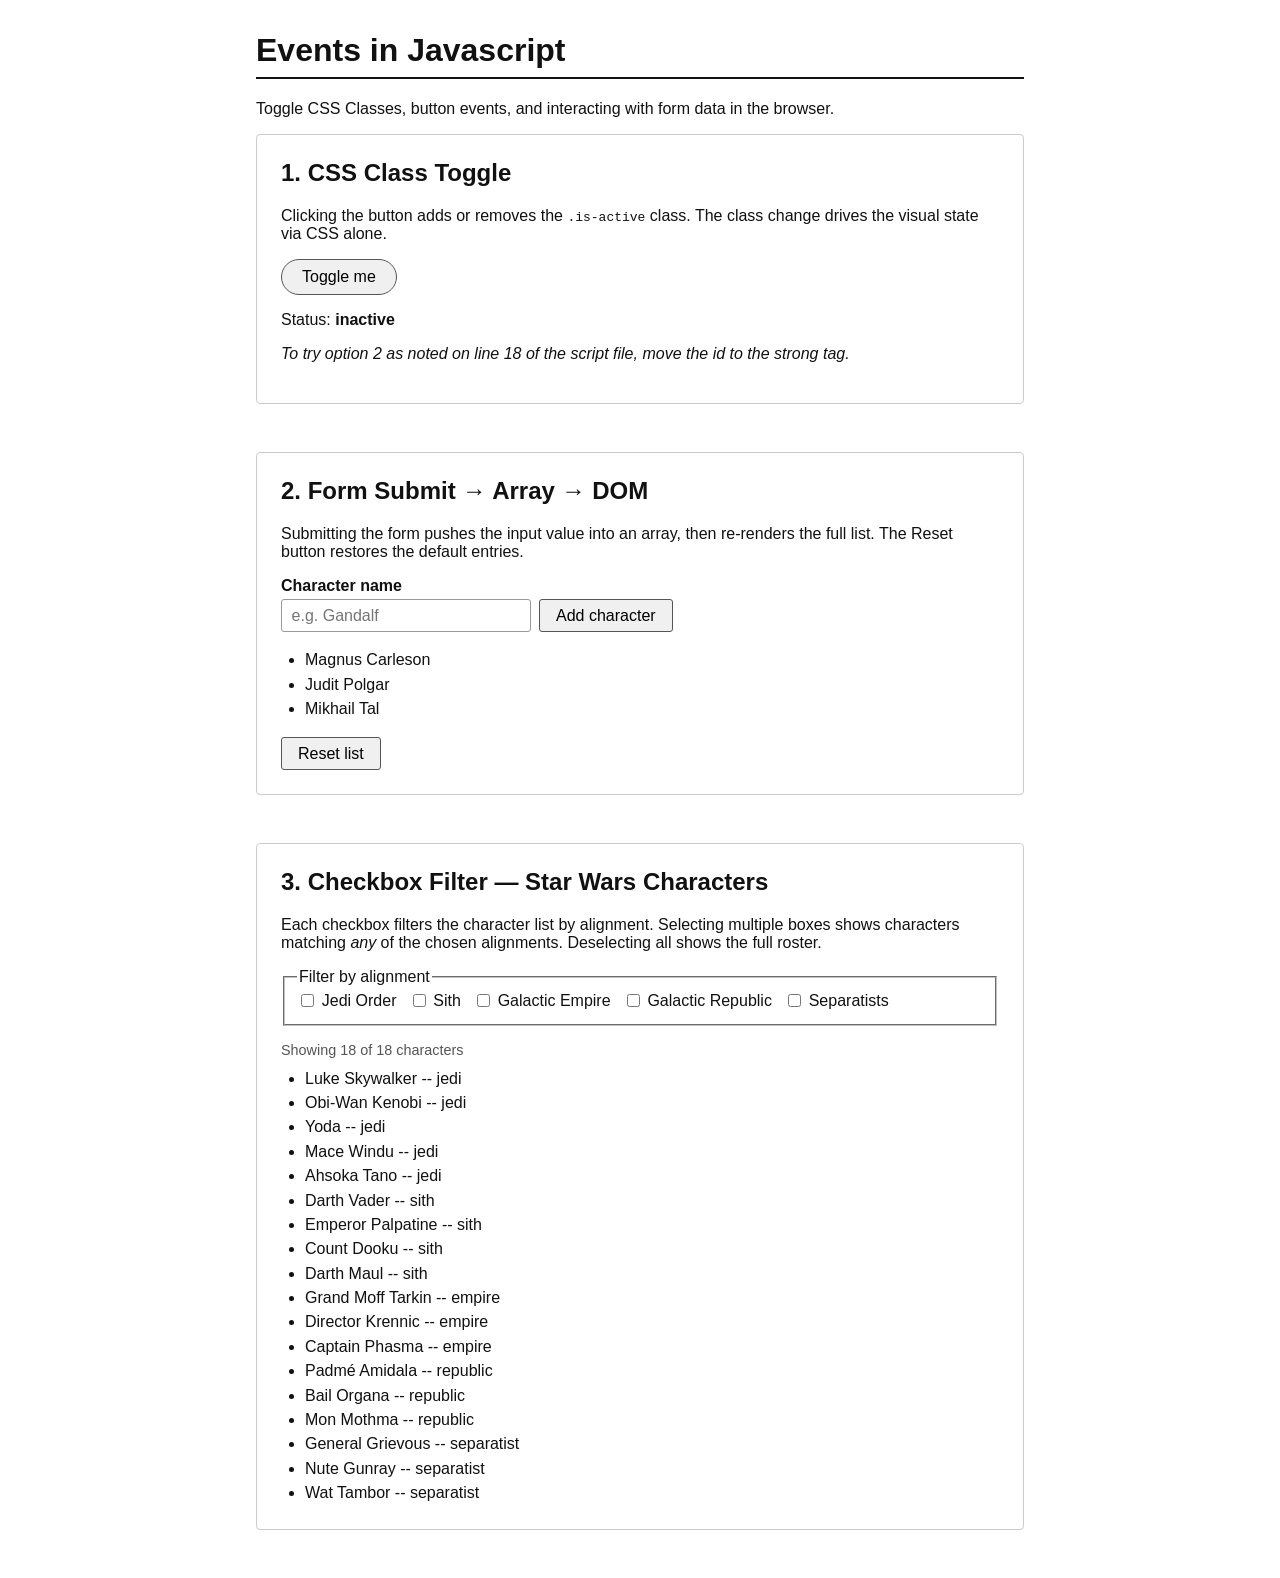
<file: index.html>
<!DOCTYPE html>
<html lang="en">

<head>
  <meta charset="UTF-8">
  <meta name="viewport" content="width=device-width, initial-scale=1.0">
  <title>JS Events</title>
  <link rel="stylesheet" href="./style.css">
  <script src="./script.js" defer></script>
</head>

<body>
  <main>
    <header>
      <h1>Events in Javascript</h1>
      <p>Toggle CSS Classes, button events, and interacting with form data in the browser.</p>
    </header>
    <section id="section-toggle">
      <h2>1. CSS Class Toggle</h2>
      <p>
        Clicking the button adds or removes the <code>.is-active</code> class.
        The class change drives the visual state via CSS alone.
      </p>
      <!-- TODO: Update to have standard class for styles -->
      <button id="toggle-btn" type="button">Toggle me</button>
      <p id="toggle-status">Status: <strong>inactive</strong></p>
      <p><em>To try option 2 as noted on line 18 of the script file, move the id to the strong tag.</em></p>
    </section>

    <section id="section-form">
      <h2>2. Form Submit → Array → DOM</h2>
      <p>
        Submitting the form pushes the input value into an array, then
        re-renders the full list. The Reset button restores the default entries.
      </p>

      <form id="character-form" novalidate>
        <div class="field">
          <label for="character-input">Character name</label>
          <input type="text" id="character-input" name="characterName" placeholder="e.g. Gandalf" required
            autocomplete="off" />
        </div>
        <button type="submit">Add character</button>
      </form>

      <ul id="character-list" aria-label="Character list" aria-live="polite">
        <!-- Rendered by JS -->
      </ul>

      <button id="reset-btn" type="button">Reset list</button>
    </section>
    <section id="section-filter">
      <h2>3. Checkbox Filter — Star Wars Characters</h2>
      <p>
        Each checkbox filters the character list by alignment. Selecting
        multiple boxes shows characters matching <em>any</em> of the chosen
        alignments. Deselecting all shows the full roster.
      </p>

      <fieldset id="filter-controls">
        <legend>Filter by alignment</legend>

        <label for="jedi">
          <input type="checkbox" name="alignment" value="jedi" id="jedi" />
          Jedi Order
        </label>
        <label for="sith">
          <input type="checkbox" name="alignment" value="sith" id="sith" />
          Sith
        </label>
        <label for="empire">
          <input type="checkbox" name="alignment" value="empire" id="empire" />
          Galactic Empire
        </label>
        <label for="republic">
          <input type="checkbox" name="alignment" value="republic" id="republic" />
          Galactic Republic
        </label>
        <label for="separatist">
          <input type="checkbox" name="alignment" value="separatist" id="separatist" />
          Separatists
        </label>
      </fieldset>

      <p id="result-count"></p>
      <ul id="sw-character-list" aria-label="Star Wars character list" aria-live="polite">
        <!-- Rendered by JS -->
      </ul>
    </section>
  </main>
</body>

</html>
</file>
<file: style.css>
*,
*::before,
*::after {
  box-sizing: border-box;
}

body {
  font-family: sans-serif;
  max-width: 800px;
  margin: 2rem auto;
  padding: 0 1rem;
  color: #111;
}

h1 {
  border-bottom: 2px solid #111;
  padding-bottom: 0.5rem;
}

section {
  margin-bottom: 3rem;
  padding: 1.5rem;
  border: 1px solid #ccc;
  border-radius: 4px;
}

h2 {
  margin-top: 0;
}

label {
  display: block;
  margin-bottom: 0.25rem;
  font-weight: bold;
}

input[type="text"] {
  padding: 0.4rem 0.6rem;
  font-size: 1rem;
  border: 1px solid #999;
  border-radius: 3px;
  width: 250px;
}

button {
  padding: 0.4rem 1rem;
  font-size: 1rem;
  cursor: pointer;
  border: 1px solid #555;
  border-radius: 3px;
  background: #f0f0f0;
}

button:hover {
  background: #ddd;
}

/* ── Section 1: Toggle ────────────────────── */

/* TODO: Create class for all btns, standardize the toggle button size specifically */
#toggle-btn {
  padding: 0.5rem 1.25rem;
  font-size: 1rem;
  border-radius: 20px;
  transition:
    background 0.2s,
    color 0.2s;
}

#toggle-btn.is-active {
  background: #2c7a2c;
  color: #fff;
  border-color: #1e5c1e;
}

/* ── Section 2: Name list ─────────────────── */
#character-form {
  display: flex;
  gap: 0.5rem;
  align-items: flex-end;
  flex-wrap: wrap;
  margin-bottom: 1rem;
}

#character-form .field {
  display: flex;
  flex-direction: column;
}

#character-list,
#sw-character-list {
  list-style: disc;
  padding-left: 1.5rem;
  margin: 0;
}

#character-list li,
#sw-character-list li {
  padding: 0.2rem 0;
}

#reset-btn {
  margin-top: 1rem;
}

/* ── Section 3: SW Filter ─────────────────── */
#filter-controls {
  display: flex;
  flex-wrap: wrap;
  gap: 0.75rem;
  margin-bottom: 1rem;
}

#filter-controls label {
  font-weight: normal;
  display: flex;
  align-items: center;
  gap: 0.3rem;
  cursor: pointer;
}

#result-count {
  font-size: 0.9rem;
  color: #555;
  margin-bottom: 0.5rem;
}
</file>
